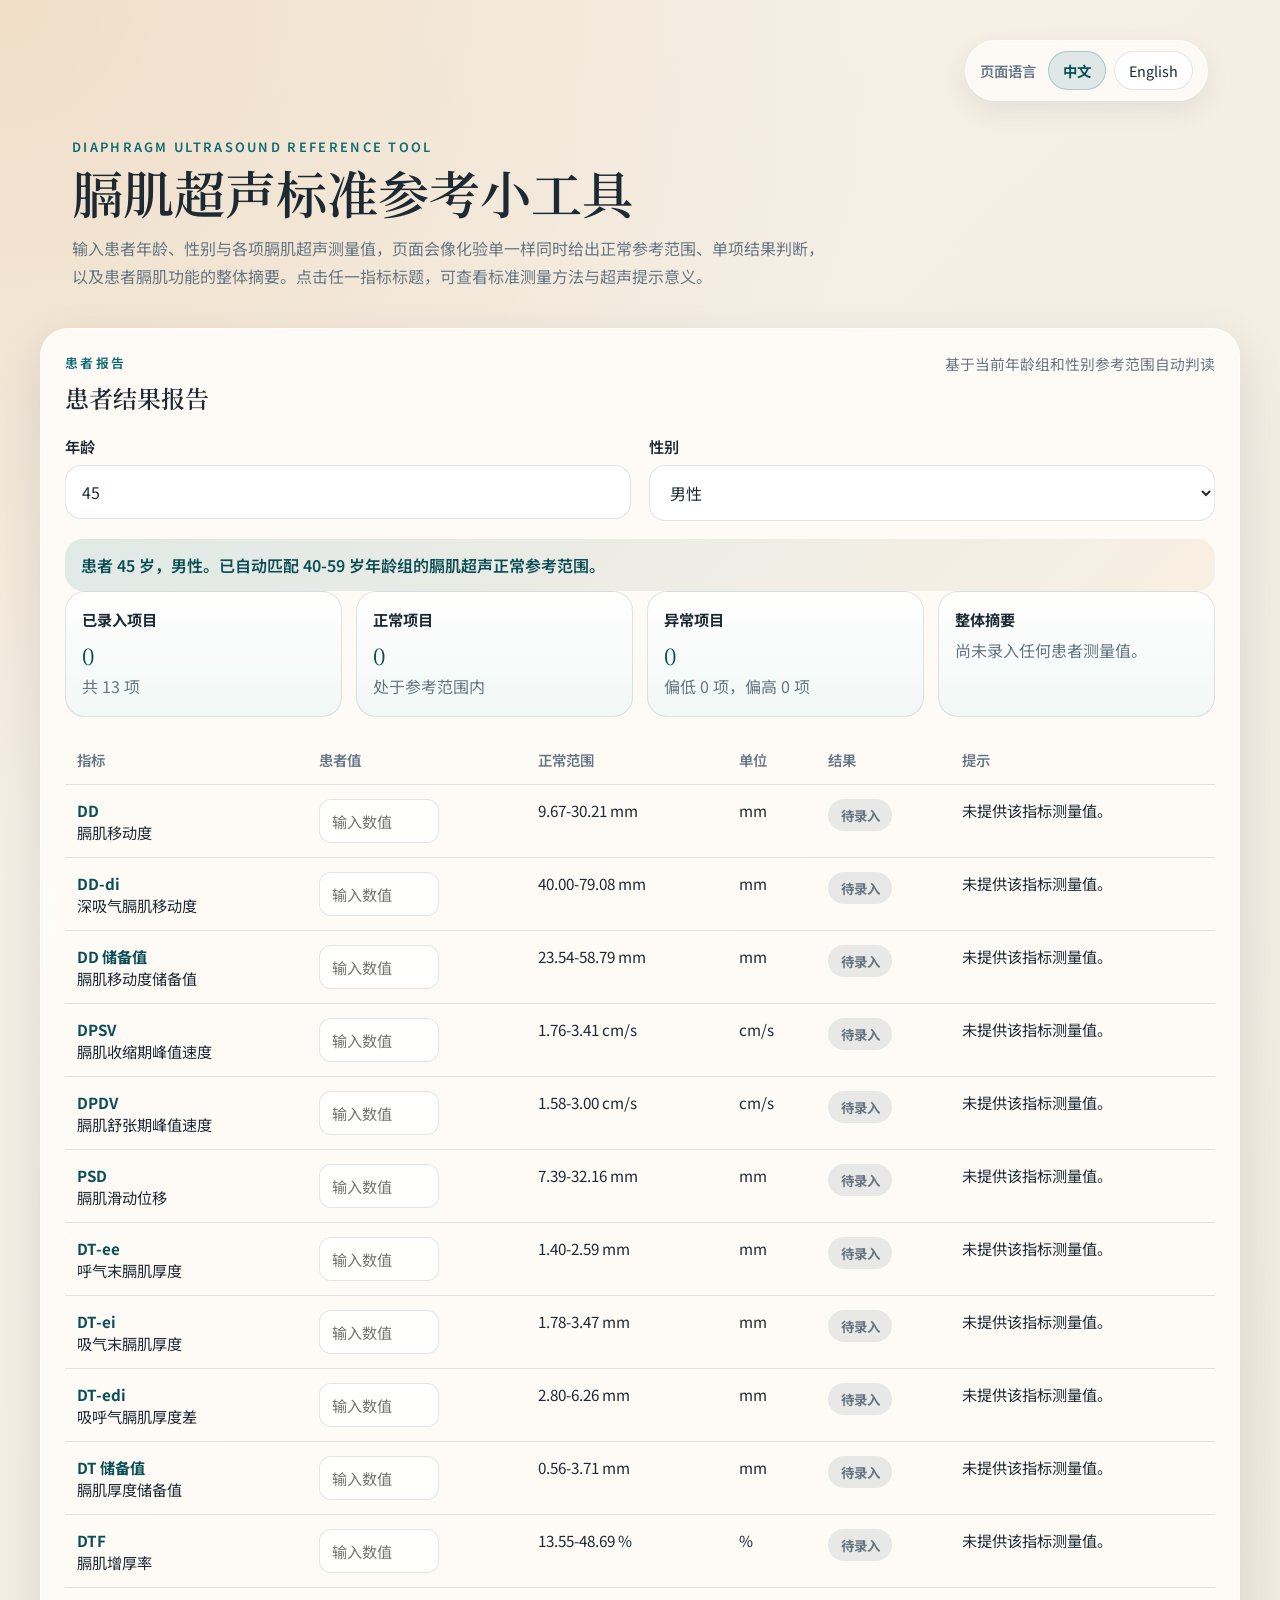
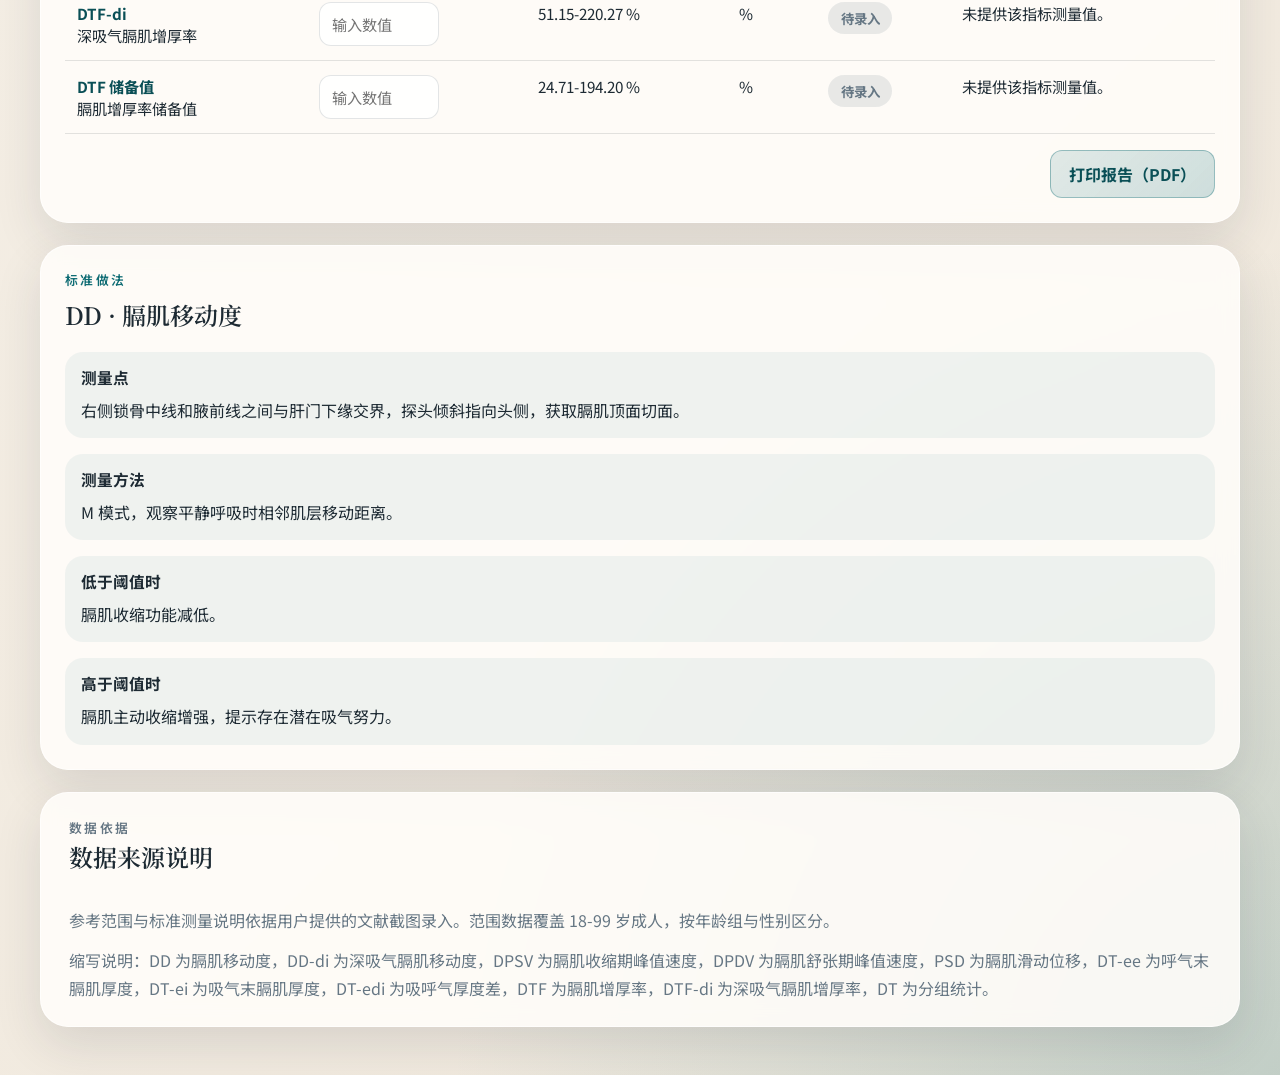
<file: index.html>
<!DOCTYPE html>
<html lang="zh-CN">
<head>
  <meta charset="UTF-8">
  <meta name="viewport" content="width=device-width, initial-scale=1.0">
  <title>膈肌超声参考范围查询</title>
  <link rel="preconnect" href="https://fonts.googleapis.com">
  <link rel="preconnect" href="https://fonts.gstatic.com" crossorigin>
  <link href="https://fonts.googleapis.com/css2?family=Noto+Serif+SC:wght@400;500;600;700&family=Noto+Sans+SC:wght@400;500;600&display=swap" rel="stylesheet">
  <link rel="stylesheet" href="styles.css">
</head>
<body>
  <main class="app-shell">
    <section class="topbar">
      <div class="language-switcher">
        <span id="languageLabel">页面语言</span>
        <div class="language-buttons" role="group" aria-labelledby="languageLabel">
          <button id="langZh" class="lang-button is-active" type="button">中文</button>
          <button id="langEn" class="lang-button" type="button">English</button>
        </div>
      </div>
    </section>

    <section class="hero">
      <p class="eyebrow" id="heroEyebrow">Diaphragm Ultrasound Reference Tool</p>
      <h1 id="heroTitle">膈肌超声标准参考小工具</h1>
      <p class="intro" id="heroIntro">输入患者年龄、性别与各项膈肌超声测量值，页面会像化验单一样同时给出正常参考范围、单项结果判断，以及患者膈肌功能的整体摘要。点击任一指标标题，可查看标准测量方法与超声提示意义。</p>
    </section>

    <section class="panel report-panel">
      <div class="section-head">
        <div>
          <p class="section-kicker" id="reportKicker">Patient Report</p>
          <h2 id="reportTitle">患者结果报告</h2>
        </div>
        <p class="section-note" id="reportNote">基于当前年龄组和性别参考范围自动判读</p>
      </div>

      <div class="field-grid demographics-grid">
        <label class="field">
          <span id="ageLabel">年龄</span>
          <input id="age" type="number" min="18" max="99" value="45" aria-label="年龄" placeholder="请输入 18-99 岁">
        </label>

        <label class="field">
          <span id="sexLabel">性别</span>
          <select id="sex" aria-label="性别">
            <option value="male" id="maleOption">男性</option>
            <option value="female" id="femaleOption">女性</option>
          </select>
        </label>
      </div>

      <div class="selection-summary" id="selectionSummary"></div>

      <div id="reportSummary" class="report-summary"></div>

      <div class="report-table-wrap">
        <table class="report-table">
          <thead>
            <tr>
              <th id="colMetric">指标</th>
              <th id="colPatientValue">患者值</th>
              <th id="colRange">正常范围</th>
              <th id="colUnit">单位</th>
              <th id="colResult">结果</th>
              <th id="colNote">提示</th>
            </tr>
          </thead>
          <tbody id="reportTableBody"></tbody>
        </table>
      </div>

      <div class="report-actions">
        <button id="printReportButton" class="print-button" type="button">打印报告（PDF）</button>
      </div>
    </section>

    <section class="content-grid">
      <aside class="panel practice-panel">
        <div class="section-head">
          <div>
            <p class="section-kicker" id="practiceKicker">Standard Practice</p>
            <h2 id="practiceTitle">选择一个指标</h2>
          </div>
        </div>
        <div id="practiceContent" class="practice-content">
          <p class="placeholder" id="practicePlaceholder">点击左侧任一指标卡片标题，查看测量点、测量方法及低于/高于阈值时的超声提示意义。</p>
        </div>
      </aside>
    </section>

    <section class="panel source-panel">
      <div class="section-head">
        <div>
          <p class="section-kicker" id="sourceKicker">Source Basis</p>
          <h2 id="sourceTitle">数据来源说明</h2>
        </div>
      </div>
      <p id="sourceParagraph1">参考范围与标准测量说明依据用户提供的文献截图录入。范围数据覆盖 18-99 岁成人，按年龄组与性别区分。</p>
      <p id="sourceParagraph2">缩写说明：DD 为膈肌移动度，DD-di 为深吸气膈肌移动度，DPSV 为膈肌收缩期峰值速度，DPDV 为膈肌舒张期峰值速度，PSD 为膈肌滑动位移，DT-ee 为呼气末膈肌厚度，DT-ei 为吸气末膈肌厚度，DT-edi 为吸呼气厚度差，DTF 为膈肌增厚率，DTF-di 为深吸气膈肌增厚率，DT 为分组统计。</p>
    </section>
  </main>

  <script src="app.js"></script>
</body>
</html>
</file>
<file: styles.css>
:root {
  --bg: #f3ede4;
  --paper: #fffdfa;
  --ink: #1d2a33;
  --muted: #667784;
  --line: rgba(29, 42, 51, 0.12);
  --accent: #0f6c74;
  --accent-soft: #d9ecec;
  --accent-strong: #0a4f56;
  --warm: #d99951;
  --shadow: 0 18px 48px rgba(35, 45, 54, 0.12);
}

* {
  box-sizing: border-box;
}

body {
  margin: 0;
  min-height: 100vh;
  font-family: "Noto Sans SC", sans-serif;
  color: var(--ink);
  background:
    radial-gradient(circle at top left, rgba(217, 153, 81, 0.22), transparent 30%),
    radial-gradient(circle at bottom right, rgba(15, 108, 116, 0.2), transparent 28%),
    linear-gradient(135deg, #f7f2ea 0%, #efe7db 100%);
}

.app-shell {
  width: min(1200px, calc(100% - 32px));
  margin: 0 auto;
  padding: 40px 0 48px;
}

.topbar {
  display: flex;
  justify-content: flex-end;
  padding: 0 32px 8px;
}

.language-switcher {
  display: flex;
  align-items: center;
  gap: 12px;
  padding: 10px 14px;
  border-radius: 999px;
  background: rgba(255, 253, 250, 0.8);
  border: 1px solid rgba(255, 255, 255, 0.7);
  box-shadow: 0 10px 24px rgba(35, 45, 54, 0.08);
}

.language-switcher span {
  color: var(--muted);
  font-size: 0.9rem;
  font-weight: 600;
}

.language-buttons {
  display: inline-flex;
  gap: 8px;
}

.lang-button {
  padding: 8px 14px;
  border: 1px solid var(--line);
  border-radius: 999px;
  background: rgba(255, 255, 255, 0.92);
  color: var(--ink);
  font: inherit;
  font-size: 0.9rem;
  cursor: pointer;
}

.lang-button.is-active {
  border-color: rgba(15, 108, 116, 0.25);
  background: rgba(15, 108, 116, 0.12);
  color: var(--accent-strong);
  font-weight: 700;
}

.hero {
  padding: 28px 32px 16px;
}

.eyebrow,
.section-kicker {
  margin: 0 0 8px;
  color: var(--accent);
  font-size: 0.8rem;
  font-weight: 600;
  letter-spacing: 0.18em;
  text-transform: uppercase;
}

.hero h1,
.section-head h2 {
  margin: 0;
  font-family: "Noto Serif SC", serif;
  font-weight: 600;
}

.hero h1 {
  font-size: clamp(2rem, 4vw, 3.5rem);
  line-height: 1.1;
}

.intro {
  max-width: 760px;
  margin: 14px 0 0;
  color: var(--muted);
  font-size: 1rem;
  line-height: 1.75;
}

.panel {
  background: rgba(255, 253, 250, 0.88);
  border: 1px solid rgba(255, 255, 255, 0.7);
  border-radius: 28px;
  box-shadow: var(--shadow);
  backdrop-filter: blur(10px);
}

.source-panel {
  padding: 24px 28px;
}

.demographics-grid {
  margin-bottom: 18px;
}

.field-grid {
  display: grid;
  grid-template-columns: repeat(2, minmax(0, 1fr));
  gap: 18px;
}

.field {
  display: flex;
  flex-direction: column;
  gap: 8px;
}

.field span {
  font-size: 0.95rem;
  font-weight: 600;
}

.field select,
.field input {
  width: 100%;
  padding: 14px 16px;
  border: 1px solid var(--line);
  border-radius: 16px;
  background: rgba(255, 255, 255, 0.9);
  color: var(--ink);
  font: inherit;
}

.field select:focus,
.field input:focus,
.metric-title:focus {
  outline: 2px solid rgba(15, 108, 116, 0.35);
  outline-offset: 2px;
}

.selection-summary {
  padding: 14px 16px;
  border-radius: 18px;
  background: linear-gradient(135deg, rgba(15, 108, 116, 0.12), rgba(217, 153, 81, 0.12));
  color: var(--accent-strong);
  font-weight: 600;
}

.measurements-section {
  margin-top: 22px;
}

.compact-head {
  margin-bottom: 16px;
}

.report-panel,
.practice-panel {
  padding: 24px;
}

.report-panel {
  margin-top: 22px;
}

.report-summary {
  display: grid;
  grid-template-columns: repeat(4, minmax(0, 1fr));
  gap: 14px;
  margin-bottom: 18px;
}

.summary-card {
  padding: 16px;
  border-radius: 20px;
  border: 1px solid var(--line);
  background: linear-gradient(180deg, rgba(255, 255, 255, 0.92), rgba(240, 247, 246, 0.92));
}

.summary-card h3 {
  margin: 0 0 8px;
  font-size: 0.95rem;
}

.summary-card p {
  margin: 0;
  color: var(--muted);
  line-height: 1.6;
}

.summary-value {
  display: block;
  margin-top: 4px;
  color: var(--accent-strong);
  font-family: "Noto Serif SC", serif;
  font-size: 1.4rem;
}

.report-table-wrap {
  overflow-x: auto;
}

.report-actions {
  margin-top: 16px;
  display: flex;
  justify-content: flex-end;
}

.print-button {
  padding: 11px 18px;
  border-radius: 12px;
  border: 1px solid rgba(15, 108, 116, 0.35);
  background: linear-gradient(135deg, rgba(15, 108, 116, 0.12), rgba(15, 108, 116, 0.2));
  color: var(--accent-strong);
  font: inherit;
  font-weight: 700;
  cursor: pointer;
}

.print-button:hover {
  background: linear-gradient(135deg, rgba(15, 108, 116, 0.18), rgba(15, 108, 116, 0.28));
}

.print-button:focus {
  outline: 2px solid rgba(15, 108, 116, 0.35);
  outline-offset: 2px;
}

.report-table {
  width: 100%;
  border-collapse: collapse;
  min-width: 860px;
}

.report-table th,
.report-table td {
  padding: 14px 12px;
  border-bottom: 1px solid var(--line);
  text-align: left;
  vertical-align: top;
}

.report-table th {
  color: var(--muted);
  font-size: 0.9rem;
  font-weight: 600;
}

.report-table td {
  font-size: 0.95rem;
}

.metric-name-cell {
  min-width: 130px;
}

.metric-trigger {
  padding: 0;
  border: 0;
  background: none;
  color: var(--accent-strong);
  font: inherit;
  font-weight: 700;
  cursor: pointer;
  text-align: left;
}

.value-input {
  width: 120px;
  max-width: 100%;
  padding: 10px 12px;
  border: 1px solid var(--line);
  border-radius: 12px;
  background: rgba(255, 255, 255, 0.95);
  color: var(--ink);
  font: inherit;
}

.value-input:focus,
.metric-trigger:focus {
  outline: 2px solid rgba(15, 108, 116, 0.35);
  outline-offset: 2px;
}

.badge {
  display: inline-flex;
  align-items: center;
  justify-content: center;
  min-width: 64px;
  padding: 6px 10px;
  border-radius: 999px;
  font-size: 0.84rem;
  font-weight: 700;
}

.badge-normal {
  background: rgba(15, 108, 116, 0.14);
  color: var(--accent-strong);
}

.badge-low {
  background: rgba(208, 124, 52, 0.18);
  color: #9a4b12;
}

.badge-high {
  background: rgba(170, 74, 68, 0.16);
  color: #8b2a24;
}

.badge-empty {
  background: rgba(102, 119, 132, 0.14);
  color: var(--muted);
}

.content-grid {
  display: grid;
  grid-template-columns: minmax(0, 1fr);
  gap: 22px;
  margin-top: 22px;
}

.section-head {
  display: flex;
  align-items: flex-start;
  justify-content: space-between;
  gap: 16px;
  margin-bottom: 20px;
}

.section-note {
  margin: 0;
  color: var(--muted);
  font-size: 0.92rem;
}

.metric-grid {
  display: grid;
  grid-template-columns: repeat(2, minmax(0, 1fr));
  gap: 16px;
}

.metric-card {
  padding: 18px;
  border-radius: 22px;
  border: 1px solid var(--line);
  background: linear-gradient(180deg, rgba(255, 255, 255, 0.95), rgba(248, 245, 240, 0.9));
  transition: transform 180ms ease, border-color 180ms ease, box-shadow 180ms ease;
}

.metric-card:hover {
  transform: translateY(-2px);
  border-color: rgba(15, 108, 116, 0.35);
  box-shadow: 0 12px 24px rgba(15, 108, 116, 0.08);
}

.metric-title {
  padding: 0;
  border: 0;
  background: none;
  color: var(--accent-strong);
  font: inherit;
  font-size: 1.05rem;
  font-weight: 700;
  cursor: pointer;
  text-align: left;
}

.metric-label {
  margin: 10px 0 6px;
  color: var(--muted);
  font-size: 0.92rem;
}

.metric-range {
  margin: 0;
  font-family: "Noto Serif SC", serif;
  font-size: 1.28rem;
  line-height: 1.25;
}

.metric-unit {
  margin-top: 6px;
  color: var(--muted);
  font-size: 0.9rem;
}

.practice-panel {
  position: sticky;
  top: 24px;
  align-self: start;
}

.practice-content {
  display: grid;
  gap: 16px;
}

.practice-block {
  padding: 14px 16px;
  border-radius: 18px;
  background: rgba(15, 108, 116, 0.06);
}

.practice-block h3 {
  margin: 0 0 8px;
  font-size: 0.98rem;
}

.practice-block p {
  margin: 0;
  line-height: 1.7;
}

.placeholder,
.source-panel p {
  margin: 0;
  color: var(--muted);
  line-height: 1.75;
}

.source-panel {
  margin-top: 22px;
  display: grid;
  gap: 12px;
}

@media (max-width: 960px) {
  .content-grid {
    grid-template-columns: 1fr;
  }

  .practice-panel {
    position: static;
  }
}

@media (max-width: 720px) {
  .app-shell {
    width: min(100% - 20px, 1000px);
    padding-top: 24px;
  }

  .report-summary {
    grid-template-columns: 1fr;
  }

  .section-head {
    flex-direction: column;
    align-items: flex-start;
  }

  .report-table,
  .report-table thead,
  .report-table tbody,
  .report-table tr,
  .report-table th,
  .report-table td {
    display: block;
  }

  .report-table {
    min-width: 0;
  }

  .report-table thead {
    display: none;
  }

  .report-table tr {
    margin-bottom: 16px;
    padding: 16px;
    border: 1px solid var(--line);
    border-radius: 20px;
    background: rgba(255, 255, 255, 0.78);
  }

  .report-table td {
    padding: 6px 0;
    border-bottom: 0;
  }

  .report-table td::before {
    content: attr(data-label);
    display: block;
    margin-bottom: 4px;
    color: var(--muted);
    font-size: 0.82rem;
    font-weight: 600;
    text-transform: uppercase;
    letter-spacing: 0.04em;
  }

  .metric-name-cell::before {
    content: "指标";
  }

  .value-input {
    width: 100%;
  }

  .hero,
  .report-panel,
  .practice-panel,
  .source-panel {
    padding: 20px;
  }

  .topbar {
    justify-content: stretch;
    padding: 0 0 8px;
  }

  .language-switcher {
    width: 100%;
    justify-content: space-between;
    border-radius: 20px;
  }

  .language-buttons {
    width: 100%;
  }

  .lang-button {
    flex: 1;
  }

  .field-grid,
  .metric-grid {
    grid-template-columns: 1fr;
  }

  .report-actions {
    justify-content: stretch;
  }

  .print-button {
    width: 100%;
  }
}

@page {
  size: A4 portrait;
  margin: 8mm;
}

@media print {
  * {
    -webkit-print-color-adjust: exact;
    print-color-adjust: exact;
  }

  html,
  body {
    background: #ffffff;
    margin: 0;
    padding: 0;
    font-size: 10px;
    line-height: 1.25;
  }

  .app-shell {
    width: 100%;
    max-width: none;
    margin: 0;
    padding: 0;
  }

  .topbar,
  .hero,
  .content-grid,
  .source-panel,
  .report-actions {
    display: none !important;
  }

  .panel {
    border-radius: 0;
    box-shadow: none;
    backdrop-filter: none;
    border: 0;
    background: transparent;
    padding: 0;
  }

  .report-panel {
    margin: 0;
  }

  .section-head {
    margin: 0 0 5px;
    padding: 7px 10px;
    border: 1px solid rgba(15, 108, 116, 0.35);
    border-radius: 10px;
    background: linear-gradient(135deg, rgba(15, 108, 116, 0.16), rgba(217, 153, 81, 0.14));
  }

  .section-kicker {
    margin: 0 0 2px;
    font-size: 7px;
    letter-spacing: 0.14em;
    color: #0a4f56;
  }

  .section-head h2 {
    font-size: 14px;
    line-height: 1.15;
    color: #12353b;
  }

  .section-note {
    font-size: 9px;
    color: #2d5d63;
  }

  .demographics-grid {
    margin: 4px 0;
    gap: 6px;
  }

  .field {
    gap: 3px;
  }

  .field span {
    font-size: 9px;
    color: #31555b;
  }

  .field select,
  .field input {
    border: 1px solid #9cb5b8;
    border-radius: 6px;
    background: #f7fbfb;
    color: #1b3438;
    font-size: 9px;
    padding: 5px 7px;
  }

  .selection-summary {
    margin: 0 0 5px;
    padding: 6px 8px;
    border: 1px solid rgba(15, 108, 116, 0.28);
    border-radius: 8px;
    background: linear-gradient(135deg, rgba(15, 108, 116, 0.12), rgba(217, 153, 81, 0.1));
    color: #13454c;
    font-size: 9px;
    font-weight: 600;
  }

  .report-summary {
    grid-template-columns: repeat(4, minmax(0, 1fr));
    gap: 4px;
    margin: 0 0 5px;
  }

  .summary-card {
    padding: 6px 7px;
    border-radius: 8px;
    border: 1px solid rgba(15, 108, 116, 0.2);
    background: linear-gradient(180deg, rgba(236, 246, 245, 1), rgba(251, 253, 252, 1));
    break-inside: avoid;
  }

  .summary-card h3 {
    font-size: 9px;
    margin: 0 0 2px;
    color: #214a50;
  }

  .summary-card p {
    font-size: 8px;
    line-height: 1.22;
    color: #355a61;
  }

  .summary-value {
    margin-top: 0;
    font-size: 12px;
    color: #0a4f56;
  }

  .report-table-wrap {
    overflow: visible;
  }

  .report-table {
    min-width: 0;
    width: 100%;
    table-layout: fixed;
    border-collapse: collapse;
    border: 1px solid #bdd0d3;
    border-radius: 8px;
  }

  .report-table th,
  .report-table td {
    padding: 4px 5px;
    font-size: 8px;
    vertical-align: top;
    border-bottom: 1px solid #d8e3e5;
    color: #1d3a3f;
  }

  .report-table thead th {
    font-size: 7px;
    text-transform: uppercase;
    letter-spacing: 0.04em;
    color: #275158;
    background: #e8f2f2;
    border-bottom: 1px solid #bdd0d3;
  }

  .report-table th:nth-child(1),
  .report-table td:nth-child(1) { width: 18%; }

  .report-table th:nth-child(2),
  .report-table td:nth-child(2) { width: 13%; }

  .report-table th:nth-child(3),
  .report-table td:nth-child(3) { width: 20%; }

  .report-table th:nth-child(4),
  .report-table td:nth-child(4) { width: 8%; }

  .report-table th:nth-child(5),
  .report-table td:nth-child(5) { width: 10%; }

  .report-table th:nth-child(6),
  .report-table td:nth-child(6) { width: 31%; }

  .report-table tr {
    page-break-inside: avoid;
    break-inside: avoid;
  }

  .metric-name-cell {
    min-width: 0;
  }

  .metric-trigger {
    color: #0a4f56;
    font-size: 8px;
    font-weight: 700;
    pointer-events: none;
    text-decoration: none;
  }

  .value-input {
    border: 1px solid #bdd0d3;
    border-radius: 5px;
    background: #ffffff;
    width: 100%;
    padding: 3px 4px;
    font-size: 8px;
    min-height: 18px;
  }

  .badge {
    min-width: 0;
    padding: 2px 5px;
    font-size: 7px;
    border-radius: 999px;
    border: 1px solid transparent;
    font-weight: 700;
  }

  .badge-normal {
    background: rgba(15, 108, 116, 0.2) !important;
    color: #0a4f56 !important;
    border-color: rgba(15, 108, 116, 0.45);
  }

  .badge-low {
    background: rgba(208, 124, 52, 0.2) !important;
    color: #87400e !important;
    border-color: rgba(208, 124, 52, 0.45);
  }

  .badge-high {
    background: rgba(170, 74, 68, 0.2) !important;
    color: #7f241f !important;
    border-color: rgba(170, 74, 68, 0.45);
  }

  .badge-empty {
    background: rgba(102, 119, 132, 0.14) !important;
    color: #556772 !important;
    border-color: rgba(102, 119, 132, 0.32);
  }
}
</file>
